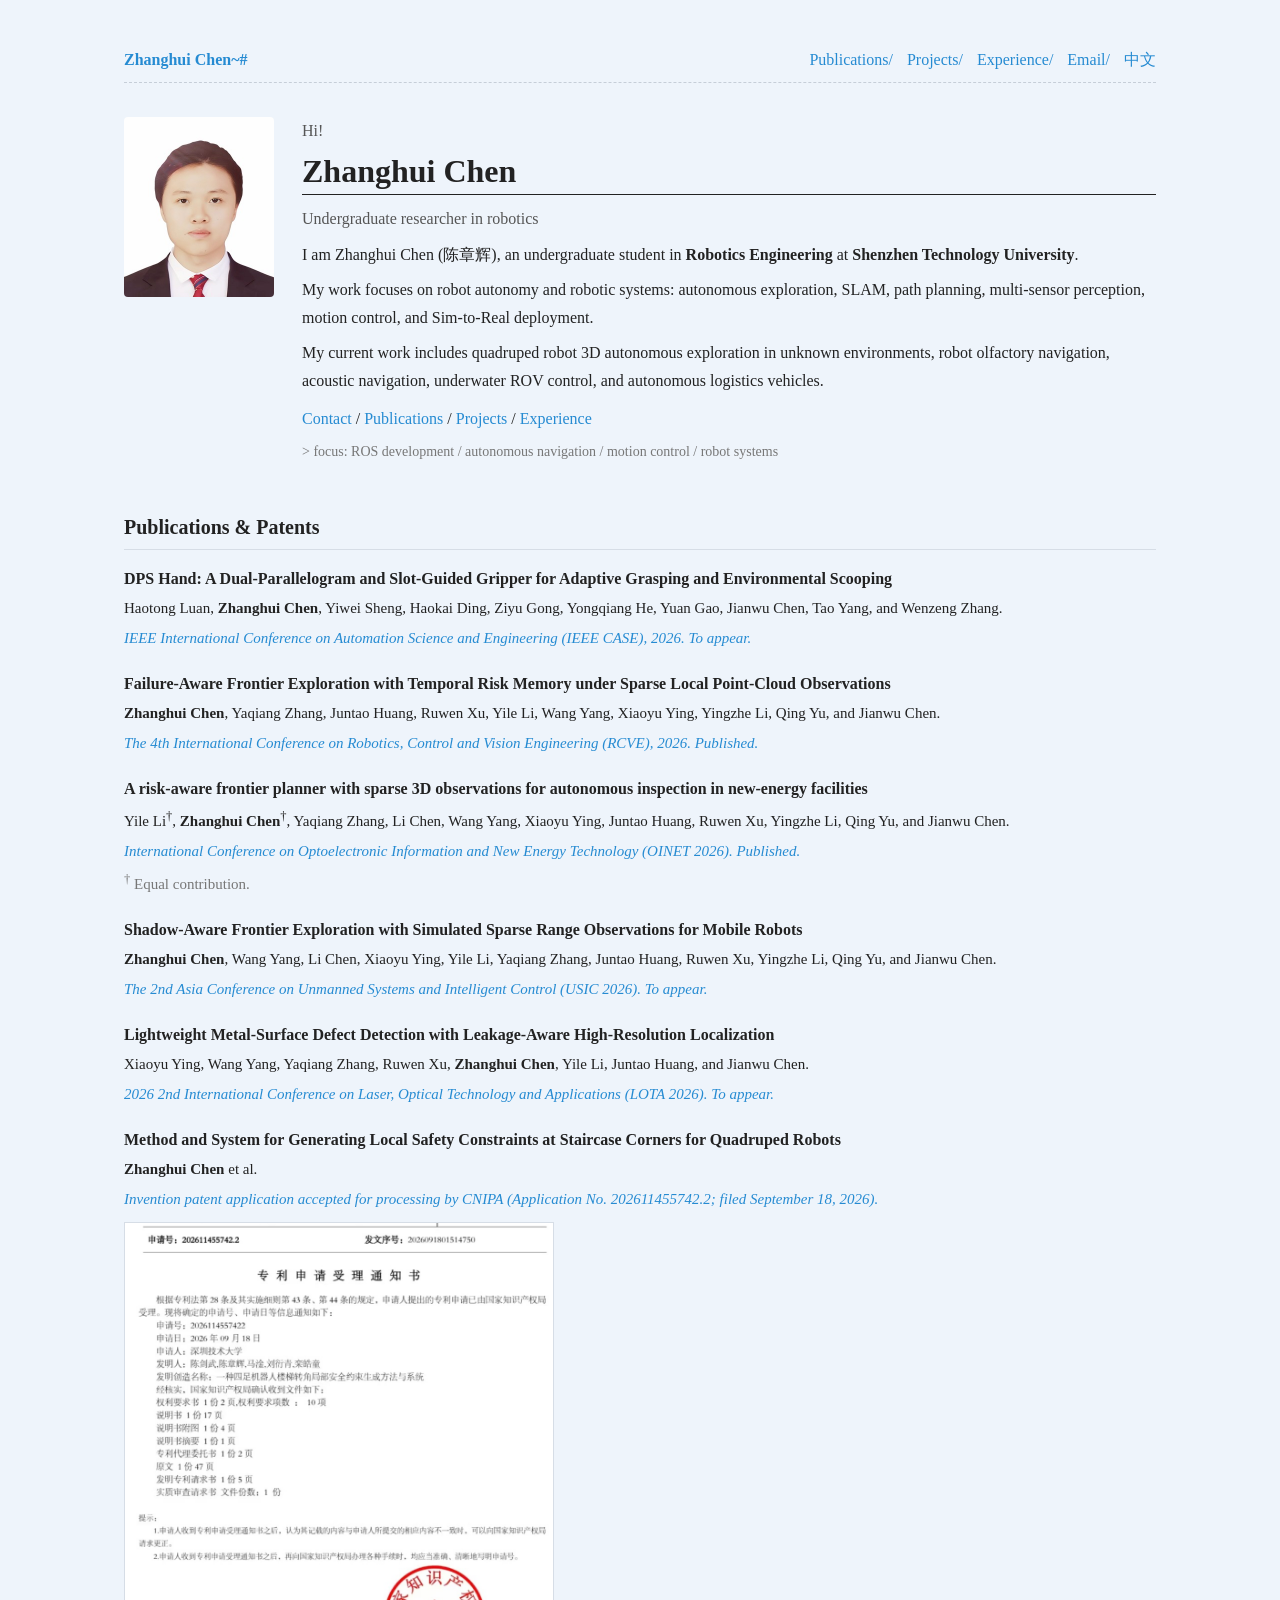
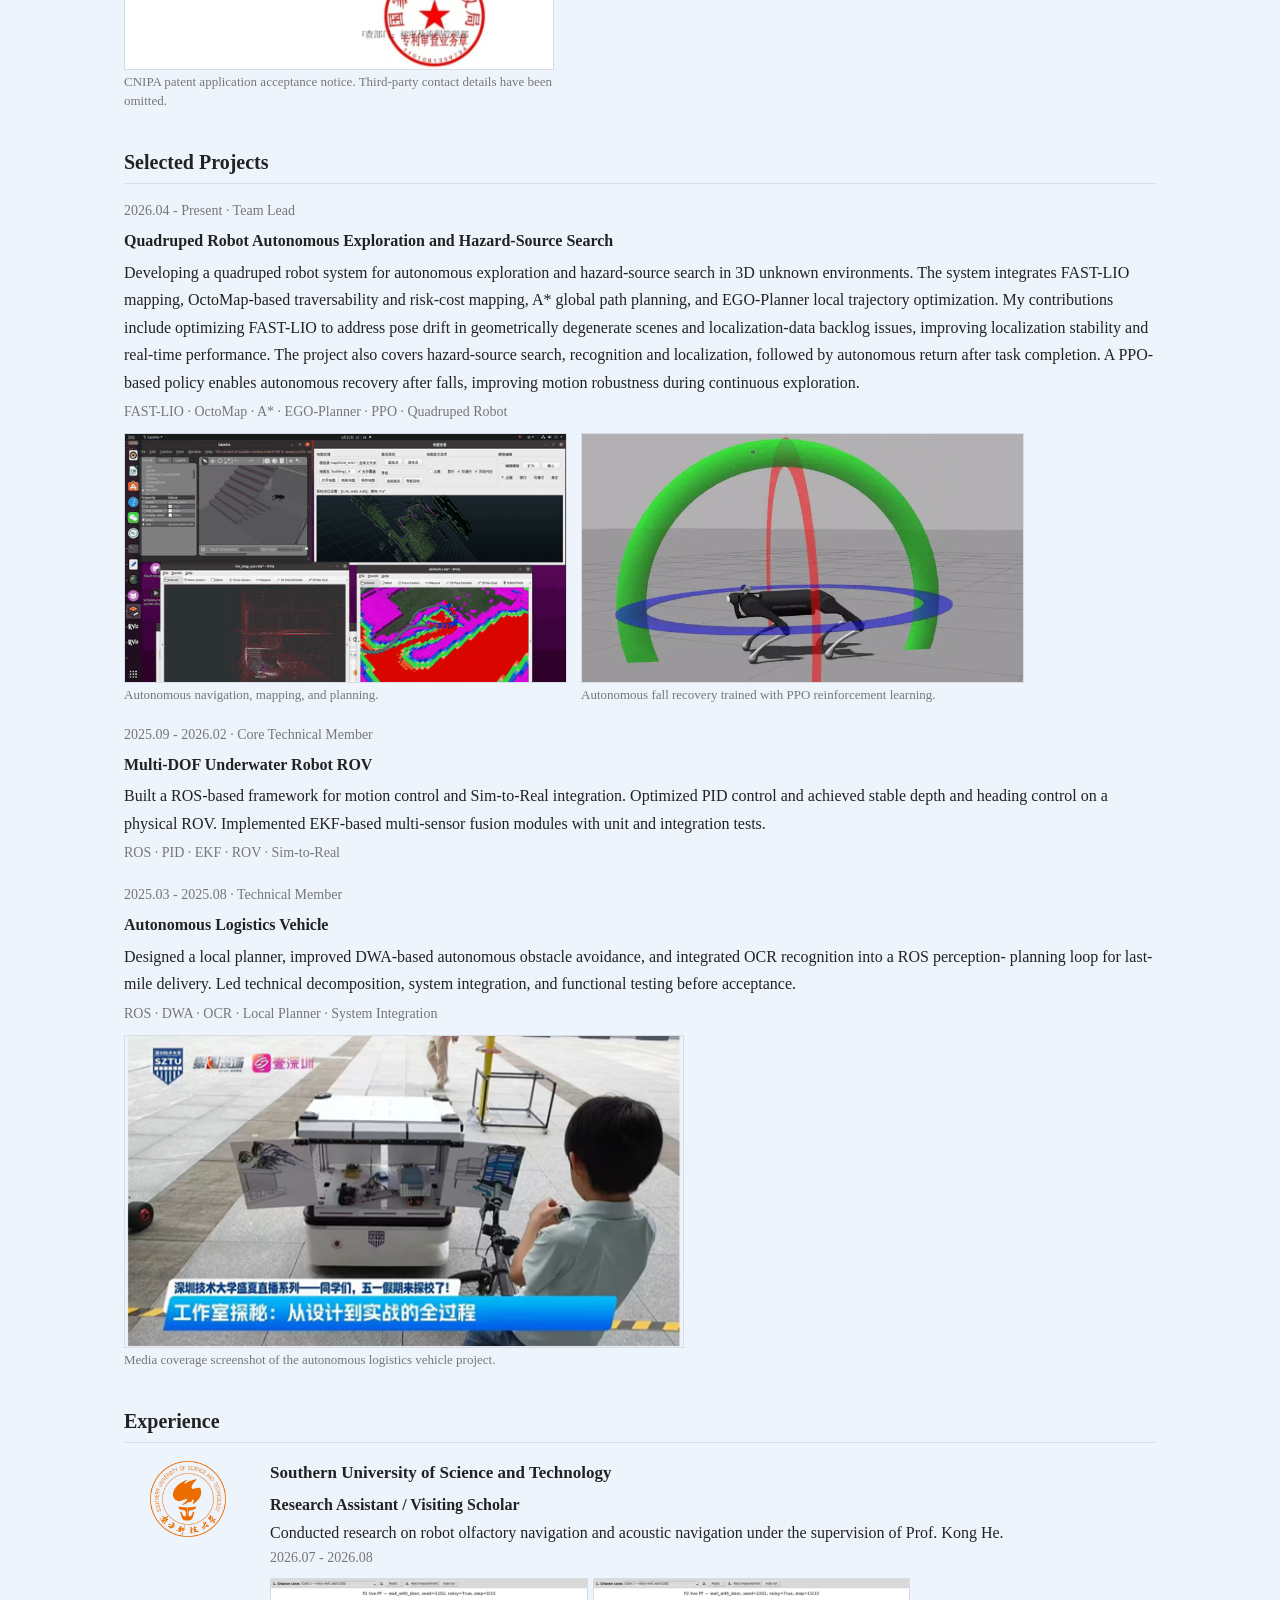
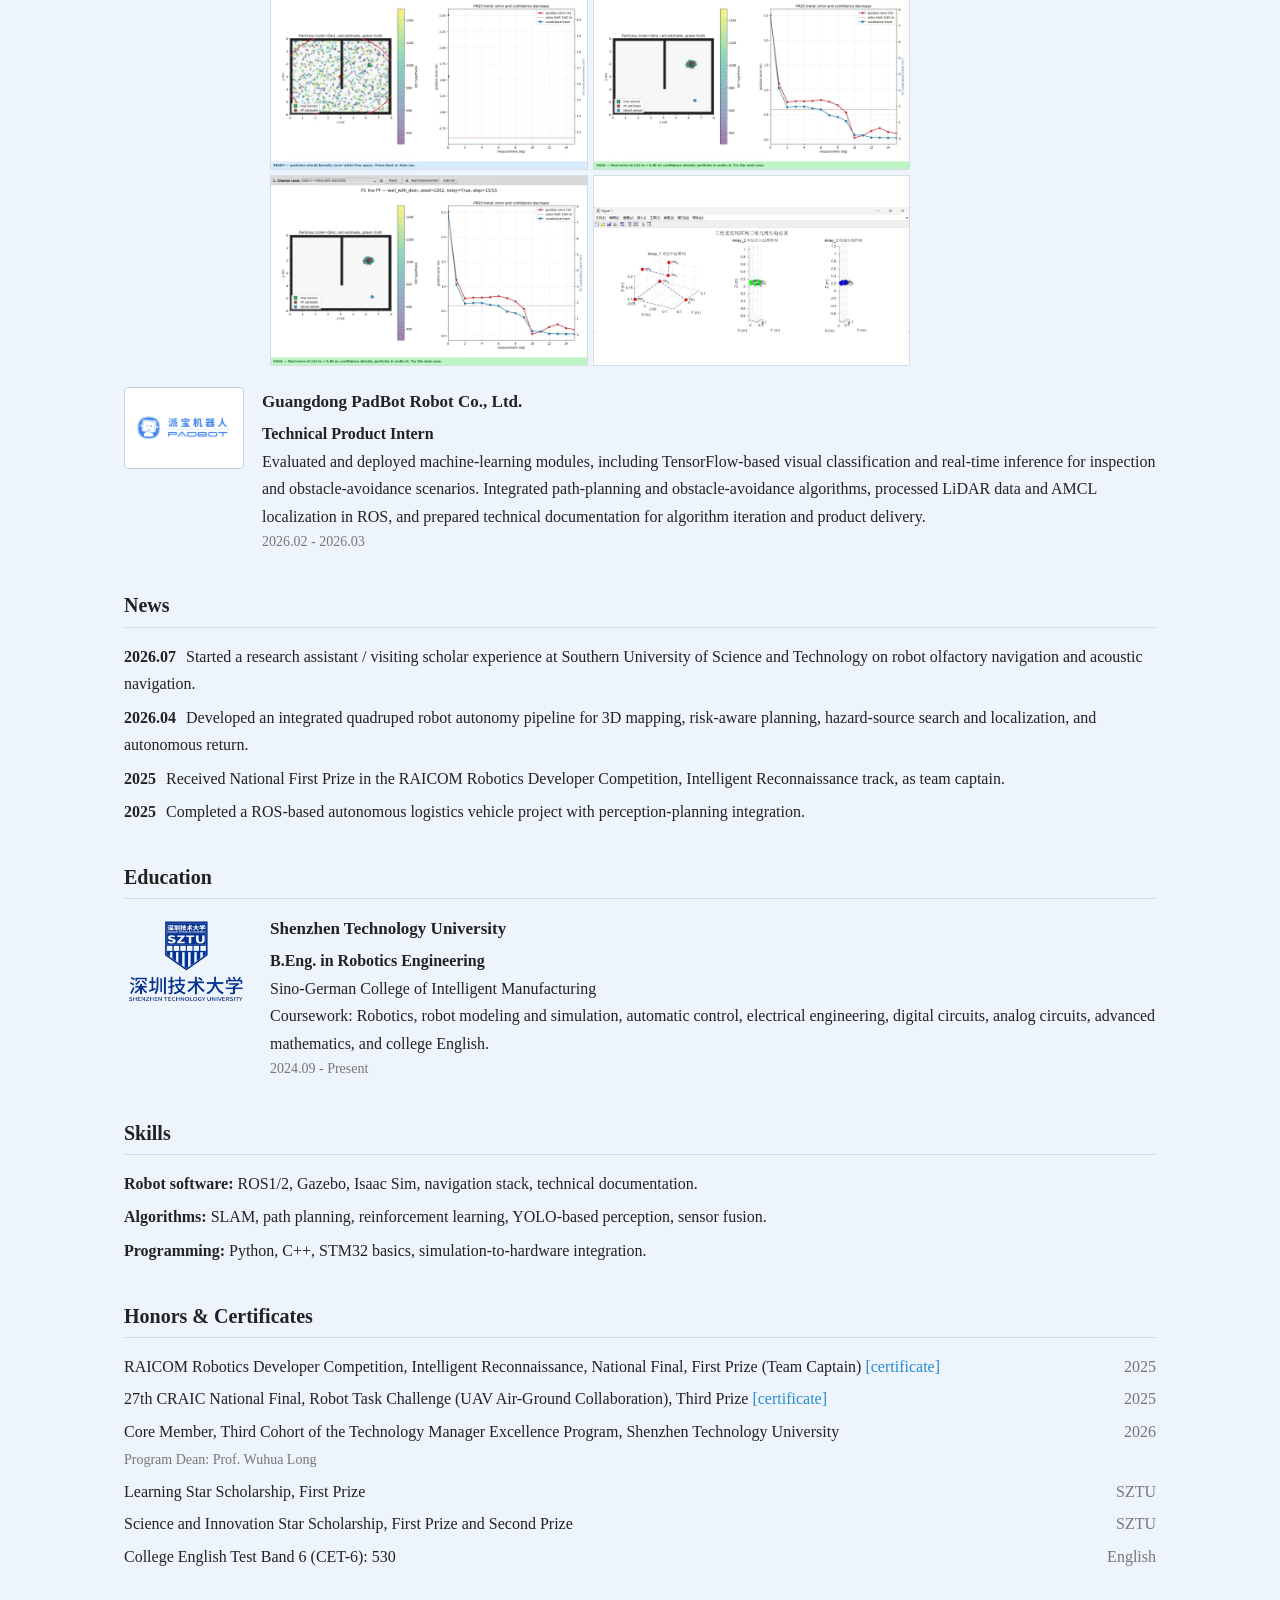
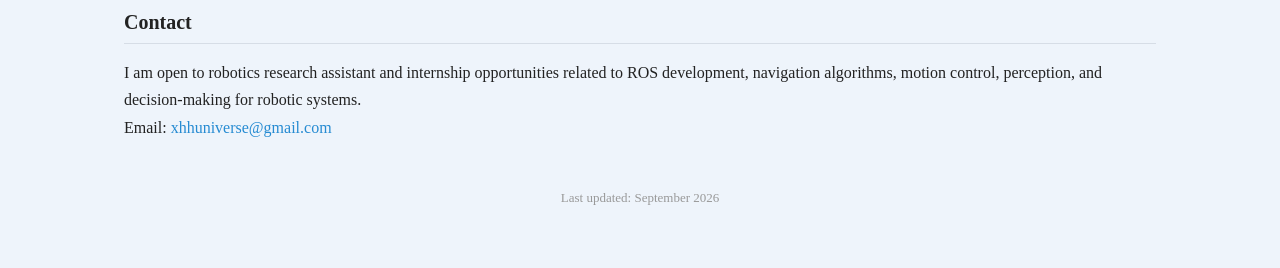
<file: index.html>
<!doctype html>
<html lang="en" data-theme="light">
<head>
  <meta charset="utf-8" />
  <meta name="viewport" content="width=device-width, initial-scale=1" />
  <title>Zhanghui Chen | 陈章辉</title>
  <meta name="description" content="Zhanghui Chen's academic homepage: robotics engineering, ROS, autonomous navigation, SLAM, motion control, and robot systems." />
  <link rel="icon" href="./favicon.svg" />
  <link rel="stylesheet" href="./academic-v2.css" />
  <link rel="alternate" hreflang="en" href="./" />
  <link rel="alternate" hreflang="zh-CN" href="./zh/" />
</head>
<body>
  <header class="topbar">
    <div class="topbar-left">
      <a href="#top">Zhanghui Chen~#</a>
    </div>
    <nav class="topbar-right" aria-label="Primary navigation">
      <a href="#publications">Publications/</a>
      <a href="#projects">Projects/</a>
      <a href="#experience">Experience/</a>
      <a href="mailto:xhhuniverse@gmail.com">Email/</a>
      <a href="./zh/" lang="zh-CN">中文</a>
    </nav>
  </header>
  <hr class="topbar-divider" />

  <main id="top">
    <section class="hero">
      <div class="hero-photo">
        <img src="./profile.jpg" alt="Portrait of Zhanghui Chen" />
      </div>
      <div class="hero-info">
        <p class="greeting">Hi!</p>
        <h1>Zhanghui Chen</h1>
        <hr class="underline" />
        <p class="subtitle">Undergraduate researcher in robotics</p>
        <p>
          I am Zhanghui Chen (陈章辉), an undergraduate student in
          <strong>Robotics Engineering</strong> at <strong>Shenzhen Technology
          University</strong>.
        </p>
        <p>
          My work focuses on robot autonomy and robotic systems: autonomous
          exploration, SLAM, path planning, multi-sensor perception, motion
          control, and Sim-to-Real deployment.
        </p>
        <p>
          My current work includes quadruped robot 3D autonomous exploration
          in unknown environments, robot olfactory navigation, acoustic
          navigation, underwater ROV control, and autonomous logistics vehicles.
        </p>
        <p class="hero-links">
          <a href="mailto:xhhuniverse@gmail.com">Contact</a> /
          <a href="#publications">Publications</a> /
          <a href="#projects">Projects</a> /
          <a href="#experience">Experience</a>
        </p>
        <p class="focus-line">
          &gt; focus: ROS development / autonomous navigation / motion control / robot systems
        </p>
      </div>
    </section>

    <section id="publications">
      <h2>Publications & Patents</h2>
      <hr class="sec-rule" />

      <article class="pub-item">
        <p class="pub-title">DPS Hand: A Dual-Parallelogram and Slot-Guided Gripper for Adaptive Grasping and Environmental Scooping</p>
        <p class="pub-authors">Haotong Luan, <strong>Zhanghui Chen</strong>, Yiwei Sheng, Haokai Ding, Ziyu Gong, Yongqiang He, Yuan Gao, Jianwu Chen, Tao Yang, and Wenzeng Zhang.</p>
        <p class="pub-venue">IEEE International Conference on Automation Science and Engineering (IEEE CASE), 2026. To appear.</p>
      </article>

      <article class="pub-item">
        <p class="pub-title">Failure-Aware Frontier Exploration with Temporal Risk Memory under Sparse Local Point-Cloud Observations</p>
        <p class="pub-authors"><strong>Zhanghui Chen</strong>, Yaqiang Zhang, Juntao Huang, Ruwen Xu, Yile Li, Wang Yang, Xiaoyu Ying, Yingzhe Li, Qing Yu, and Jianwu Chen.</p>
        <p class="pub-venue">The 4th International Conference on Robotics, Control and Vision Engineering (RCVE), 2026. Published.</p>
      </article>

      <article class="pub-item">
        <p class="pub-title">A risk-aware frontier planner with sparse 3D observations for autonomous inspection in new-energy facilities</p>
        <p class="pub-authors">Yile Li<sup>†</sup>, <strong>Zhanghui Chen</strong><sup>†</sup>, Yaqiang Zhang, Li Chen, Wang Yang, Xiaoyu Ying, Juntao Huang, Ruwen Xu, Yingzhe Li, Qing Yu, and Jianwu Chen.</p>
        <p class="pub-venue">International Conference on Optoelectronic Information and New Energy Technology (OINET 2026). Published.</p>
        <p class="pub-note"><sup>†</sup> Equal contribution.</p>
      </article>

      <article class="pub-item">
        <p class="pub-title">Shadow-Aware Frontier Exploration with Simulated Sparse Range Observations for Mobile Robots</p>
        <p class="pub-authors"><strong>Zhanghui Chen</strong>, Wang Yang, Li Chen, Xiaoyu Ying, Yile Li, Yaqiang Zhang, Juntao Huang, Ruwen Xu, Yingzhe Li, Qing Yu, and Jianwu Chen.</p>
        <p class="pub-venue">The 2nd Asia Conference on Unmanned Systems and Intelligent Control (USIC 2026). To appear.</p>
      </article>

      <article class="pub-item">
        <p class="pub-title">Lightweight Metal-Surface Defect Detection with Leakage-Aware High-Resolution Localization</p>
        <p class="pub-authors">Xiaoyu Ying, Wang Yang, Yaqiang Zhang, Ruwen Xu, <strong>Zhanghui Chen</strong>, Yile Li, Juntao Huang, and Jianwu Chen.</p>
        <p class="pub-venue">2026 2nd International Conference on Laser, Optical Technology and Applications (LOTA 2026). To appear.</p>
      </article>

      <article class="pub-item">
        <p class="pub-title">Method and System for Generating Local Safety Constraints at Staircase Corners for Quadruped Robots</p>
        <p class="pub-authors"><strong>Zhanghui Chen</strong> et al.</p>
        <p class="pub-venue">Invention patent application accepted for processing by CNIPA (Application No. 202611455742.2; filed September 18, 2026).</p>
        <figure class="project-media document-media">
          <img src="./assets/patent-acceptance-20260918.png" alt="CNIPA invention patent application acceptance notice" loading="lazy" />
          <figcaption>CNIPA patent application acceptance notice. Third-party contact details have been omitted.</figcaption>
        </figure>
      </article>
    </section>

    <section id="projects">
      <h2>Selected Projects</h2>
      <hr class="sec-rule" />

      <article class="pub-item">
        <p class="entry-meta">2026.04 - Present · Team Lead</p>
        <p class="pub-title">Quadruped Robot Autonomous Exploration and Hazard-Source Search</p>
        <p>
          Developing a quadruped robot system for autonomous exploration and
          hazard-source search in 3D unknown environments. The system integrates
          FAST-LIO mapping, OctoMap-based
          traversability and risk-cost mapping, A* global path planning, and
          EGO-Planner local trajectory optimization. My contributions include
          optimizing FAST-LIO to address pose drift in geometrically degenerate
          scenes and localization-data backlog issues, improving localization
          stability and real-time performance. The project also covers hazard-source
          search, recognition and localization, followed by autonomous return
          after task completion. A PPO-based policy enables autonomous recovery
          after falls, improving motion robustness during continuous exploration.
        </p>
        <p class="tags">FAST-LIO · OctoMap · A* · EGO-Planner · PPO · Quadruped Robot</p>
        <div class="project-media-grid">
          <figure class="project-media">
            <img src="./assets/quadruped-demo-16-21.gif" alt="Quadruped robot navigation demo showing simulation, mapping, and planning views" loading="lazy" />
            <figcaption>Autonomous navigation, mapping, and planning.</figcaption>
          </figure>
          <figure class="project-media">
            <img src="./assets/quadruped-fall-recovery.webp" alt="Quadruped robot autonomously recovering after a fall in simulation" loading="lazy" />
            <figcaption>Autonomous fall recovery trained with PPO reinforcement learning.</figcaption>
          </figure>
        </div>
      </article>

      <article class="pub-item">
        <p class="entry-meta">2025.09 - 2026.02 · Core Technical Member</p>
        <p class="pub-title">Multi-DOF Underwater Robot ROV</p>
        <p>
          Built a ROS-based framework for motion control and Sim-to-Real
          integration. Optimized PID control and achieved stable depth and
          heading control on a physical ROV. Implemented EKF-based
          multi-sensor fusion modules with unit and integration tests.
        </p>
        <p class="tags">ROS · PID · EKF · ROV · Sim-to-Real</p>
      </article>

      <article class="pub-item">
        <p class="entry-meta">2025.03 - 2025.08 · Technical Member</p>
        <p class="pub-title">Autonomous Logistics Vehicle</p>
        <p>
          Designed a local planner, improved DWA-based autonomous obstacle
          avoidance, and integrated OCR recognition into a ROS perception-
          planning loop for last-mile delivery. Led technical decomposition,
          system integration, and functional testing before acceptance.
        </p>
        <p class="tags">ROS · DWA · OCR · Local Planner · System Integration</p>
        <figure class="project-media">
          <img src="./assets/logistics-media-report.png" alt="Media report screenshot of the autonomous logistics vehicle project" loading="lazy" />
          <figcaption>Media coverage screenshot of the autonomous logistics vehicle project.</figcaption>
        </figure>
      </article>
    </section>

    <section id="experience">
      <h2>Experience</h2>
      <hr class="sec-rule" />
      <div class="entry-row">
        <div class="entry-logo university-seal">
          <img src="./assets/sustech-logo.png" alt="Southern University of Science and Technology logo" />
        </div>
        <div class="entry-body">
          <h3>Southern University of Science and Technology</h3>
          <p><strong>Research Assistant / Visiting Scholar</strong></p>
          <p>
            Conducted research on robot olfactory navigation and acoustic
            navigation under the supervision of Prof. Kong He.
          </p>
          <p class="entry-meta">2026.07 - 2026.08</p>
          <div class="research-gallery" aria-label="Research results from robot olfactory and acoustic navigation">
            <figure>
              <a href="./assets/sustech-olfactory-pf-initial.jpg" target="_blank" rel="noopener noreferrer">
                <img src="./assets/sustech-olfactory-pf-initial.jpg" alt="Particle-filter initialization in a noisy indoor environment" loading="lazy" />
              </a>
            </figure>
            <figure>
              <a href="./assets/sustech-olfactory-pf-converged.jpg" target="_blank" rel="noopener noreferrer">
                <img src="./assets/sustech-olfactory-pf-converged.jpg" alt="Particle-filter convergence and olfactory source-localization result" loading="lazy" />
              </a>
            </figure>
            <figure>
              <a href="./assets/sustech-olfactory-navigation-pf.jpg" target="_blank" rel="noopener noreferrer">
                <img src="./assets/sustech-olfactory-navigation-pf.jpg" alt="Particle-filter localization and convergence evaluation" loading="lazy" />
              </a>
            </figure>
            <figure>
              <a href="./assets/sustech-acoustic-array-geometry.jpg" target="_blank" rel="noopener noreferrer">
                <img src="./assets/sustech-acoustic-array-geometry.jpg" alt="Three-dimensional geometry simulation of three microphone-array configurations" loading="lazy" />
              </a>
            </figure>
          </div>
        </div>
      </div>

      <div class="entry-row">
        <div class="company-logo">
          <img src="./assets/padbot-logo.png" alt="PadBot logo" />
        </div>
        <div class="entry-body">
          <h3>Guangdong PadBot Robot Co., Ltd.</h3>
          <p><strong>Technical Product Intern</strong></p>
          <p>
            Evaluated and deployed machine-learning modules, including
            TensorFlow-based visual classification and
            real-time inference for inspection and obstacle-avoidance scenarios.
            Integrated path-planning and obstacle-avoidance algorithms,
            processed LiDAR data and AMCL localization in ROS, and prepared
            technical documentation for algorithm iteration and product delivery.
          </p>
          <p class="entry-meta">2026.02 - 2026.03</p>
        </div>
      </div>
    </section>

    <section id="news">
      <h2>News</h2>
      <hr class="sec-rule" />
      <ul class="news-list">
        <li><span class="news-date">2026.07</span> Started a research assistant / visiting scholar experience at Southern University of Science and Technology on robot olfactory navigation and acoustic navigation.</li>
        <li><span class="news-date">2026.04</span> Developed an integrated quadruped robot autonomy pipeline for 3D mapping, risk-aware planning, hazard-source search and localization, and autonomous return.</li>
        <li><span class="news-date">2025</span> Received National First Prize in the RAICOM Robotics Developer Competition, Intelligent Reconnaissance track, as team captain.</li>
        <li><span class="news-date">2025</span> Completed a ROS-based autonomous logistics vehicle project with perception-planning integration.</li>
      </ul>
    </section>

    <section id="education">
      <h2>Education</h2>
      <hr class="sec-rule" />
      <div class="entry-row">
        <div class="entry-logo">
          <img src="./assets/sztu-logo.png" alt="Shenzhen Technology University logo" />
        </div>
        <div class="entry-body">
          <h3>Shenzhen Technology University</h3>
          <p><strong>B.Eng. in Robotics Engineering</strong></p>
          <p>Sino-German College of Intelligent Manufacturing</p>
          <p>
            Coursework: Robotics, robot modeling and simulation, automatic
            control, electrical engineering, digital circuits, analog circuits,
            advanced mathematics, and college English.
          </p>
          <p class="entry-meta">2024.09 - Present</p>
        </div>
      </div>
    </section>

    <section id="skills">
      <h2>Skills</h2>
      <hr class="sec-rule" />
      <ul class="compact-list">
        <li><strong>Robot software:</strong> ROS1/2, Gazebo, Isaac Sim, navigation stack, technical documentation.</li>
        <li><strong>Algorithms:</strong> SLAM, path planning, reinforcement learning, YOLO-based perception, sensor fusion.</li>
        <li><strong>Programming:</strong> Python, C++, STM32 basics, simulation-to-hardware integration.</li>
      </ul>
    </section>

    <section id="awards">
      <h2>Honors & Certificates</h2>
      <hr class="sec-rule" />
      <ul class="awards-list">
        <li><span>RAICOM Robotics Developer Competition, Intelligent Reconnaissance, National Final, First Prize (Team Captain) <a href="./assets/raicom-2025-first-prize.jpg">[certificate]</a></span><span class="award-year">2025</span></li>
        <li><span>27th CRAIC National Final, Robot Task Challenge (UAV Air-Ground Collaboration), Third Prize <a href="./assets/craic-2025-third-prize.pdf">[certificate]</a></span><span class="award-year">2025</span></li>
        <li><span>Core Member, Third Cohort of the Technology Manager Excellence Program, Shenzhen Technology University<br /><span class="muted">Program Dean: Prof. Wuhua Long</span></span><span class="award-year">2026</span></li>
        <li><span>Learning Star Scholarship, First Prize</span><span class="award-year">SZTU</span></li>
        <li><span>Science and Innovation Star Scholarship, First Prize and Second Prize</span><span class="award-year">SZTU</span></li>
        <li><span>College English Test Band 6 (CET-6): 530</span><span class="award-year">English</span></li>
      </ul>
    </section>

    <section id="contact">
      <h2>Contact</h2>
      <hr class="sec-rule" />
      <p>
        I am open to robotics research assistant and internship opportunities
        related to ROS development, navigation algorithms, motion control,
        perception, and decision-making for robotic systems.
      </p>
      <p>Email: <a href="mailto:xhhuniverse@gmail.com">xhhuniverse@gmail.com</a></p>
    </section>
  </main>

  <footer>
    <p>Last updated: September 2026</p>
  </footer>
</body>
</html>
</file>
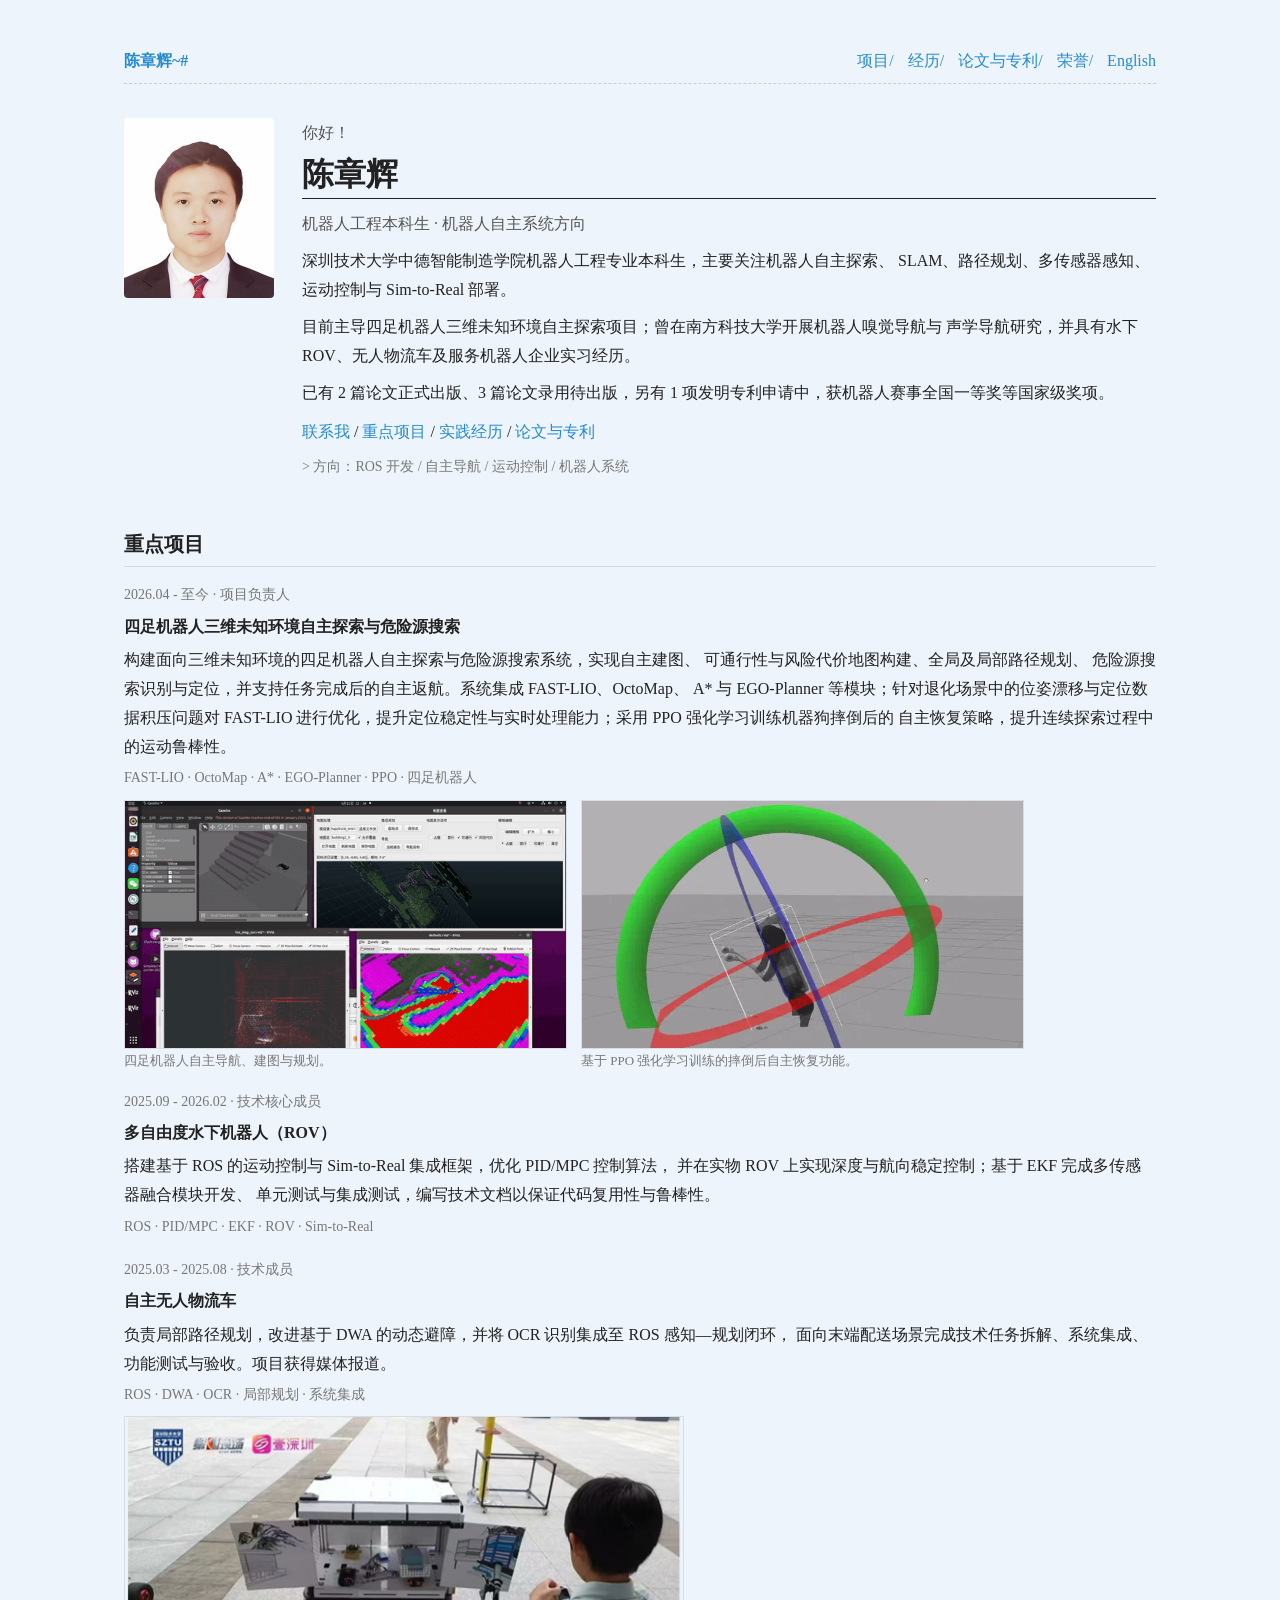
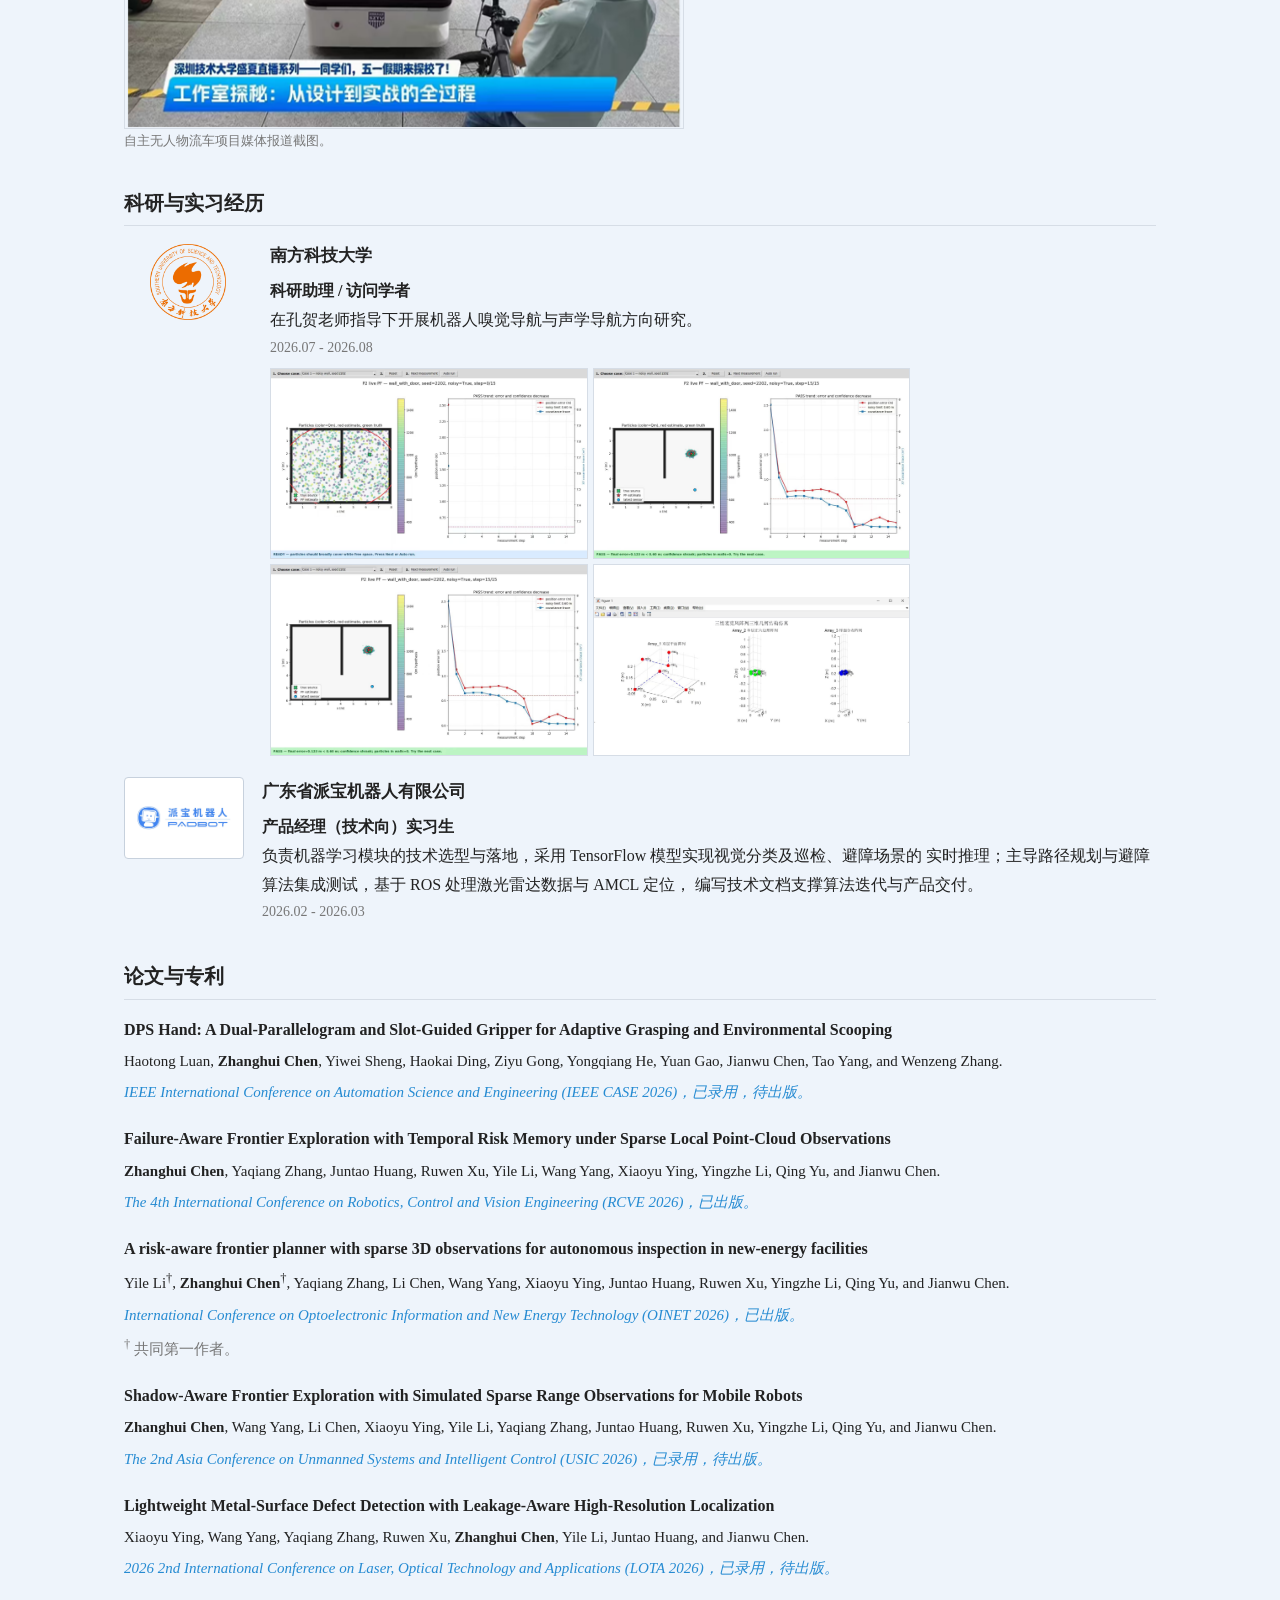
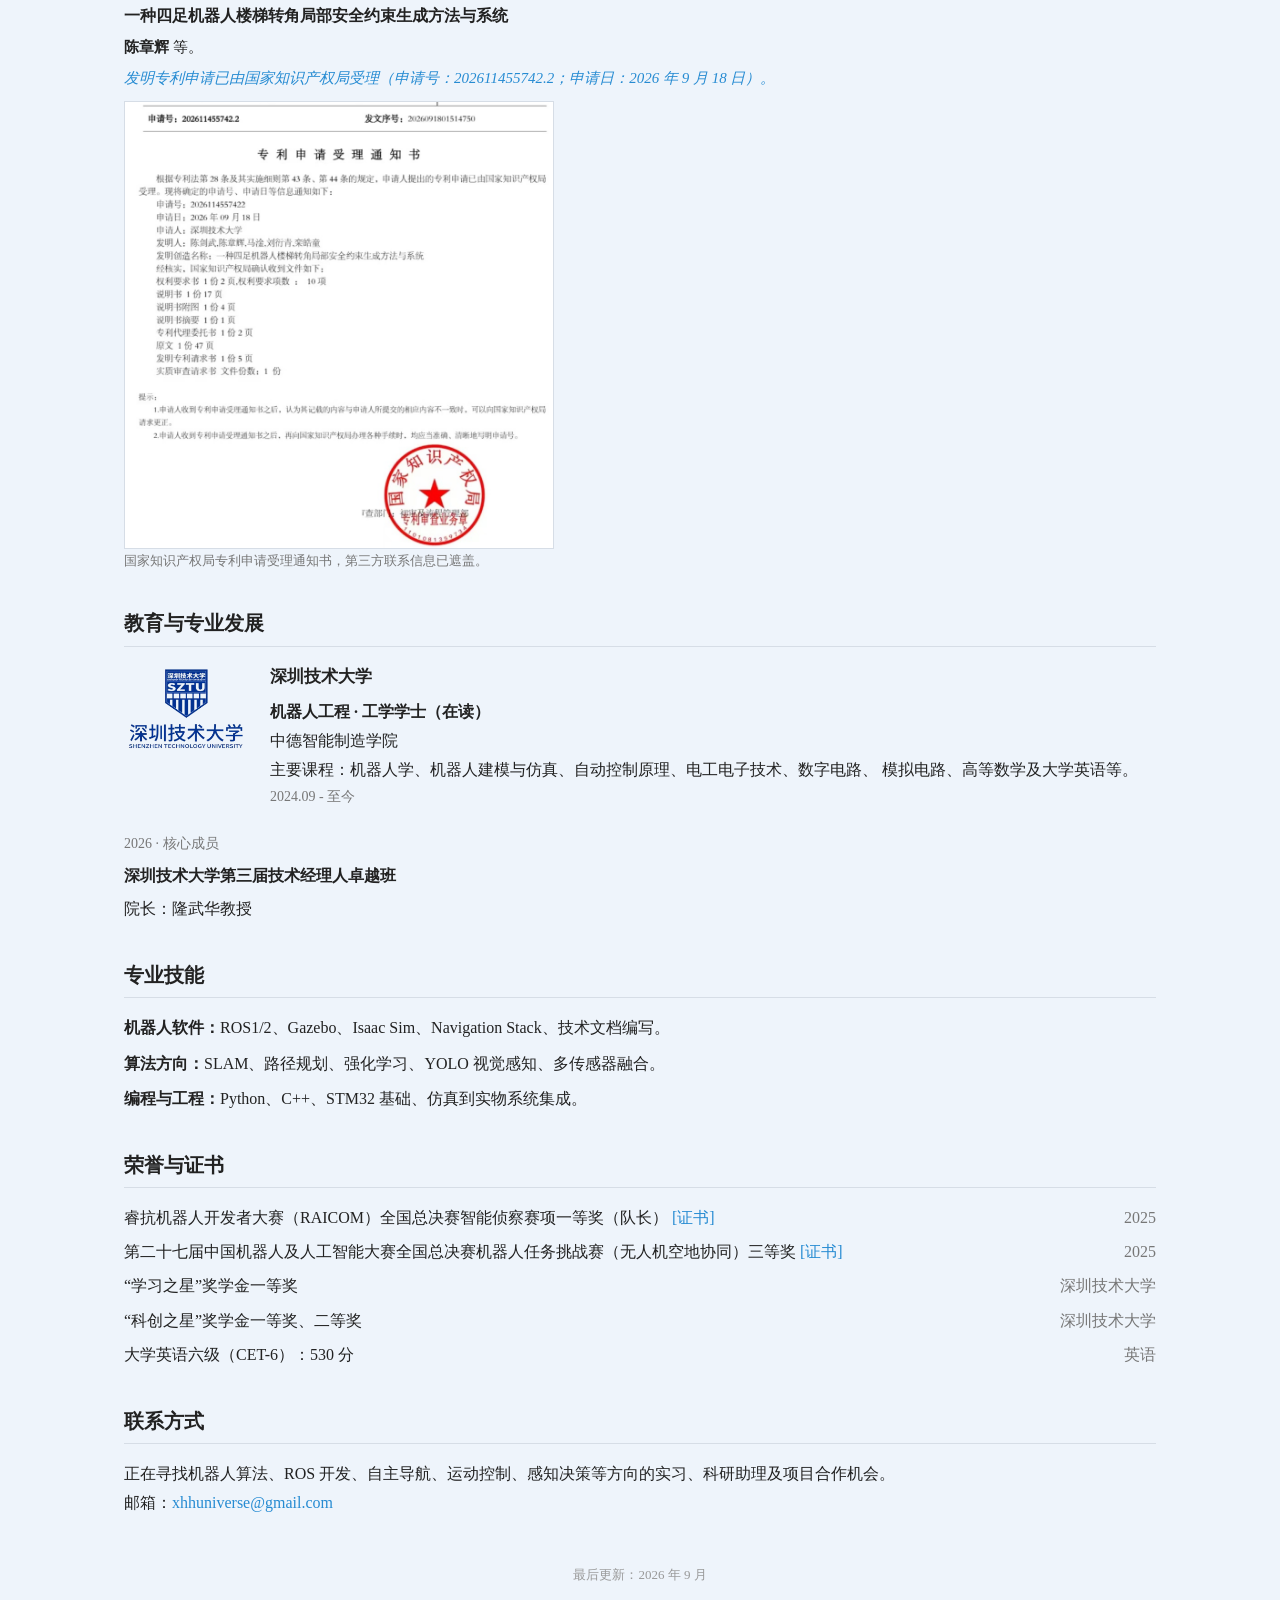
<file: zh/index.html>
<!doctype html>
<html lang="zh-CN" data-theme="light">
<head>
  <meta charset="utf-8" />
  <meta name="viewport" content="width=device-width, initial-scale=1" />
  <title>陈章辉｜机器人工程与机器人自主系统</title>
  <meta name="description" content="陈章辉的个人主页：机器人工程、ROS、SLAM、自主导航、路径规划、运动控制与机器人系统。" />
  <link rel="icon" href="../favicon.svg" />
  <link rel="stylesheet" href="../academic-v2.css" />
  <link rel="alternate" hreflang="zh-CN" href="./" />
  <link rel="alternate" hreflang="en" href="../" />
</head>
<body>
  <header class="topbar">
    <div class="topbar-left">
      <a href="#top">陈章辉~#</a>
    </div>
    <nav class="topbar-right" aria-label="主导航">
      <a href="#projects">项目/</a>
      <a href="#experience">经历/</a>
      <a href="#publications">论文与专利/</a>
      <a href="#awards">荣誉/</a>
      <a href="../" lang="en">English</a>
    </nav>
  </header>
  <hr class="topbar-divider" />

  <main id="top">
    <section class="hero">
      <div class="hero-photo">
        <img src="../profile.jpg" alt="陈章辉证件照" />
      </div>
      <div class="hero-info">
        <p class="greeting">你好！</p>
        <h1>陈章辉</h1>
        <hr class="underline" />
        <p class="subtitle">机器人工程本科生 · 机器人自主系统方向</p>
        <p>
          深圳技术大学中德智能制造学院机器人工程专业本科生，主要关注机器人自主探索、
          SLAM、路径规划、多传感器感知、运动控制与 Sim-to-Real 部署。
        </p>
        <p>
          目前主导四足机器人三维未知环境自主探索项目；曾在南方科技大学开展机器人嗅觉导航与
          声学导航研究，并具有水下 ROV、无人物流车及服务机器人企业实习经历。
        </p>
        <p>
          已有 2 篇论文正式出版、3 篇论文录用待出版，另有 1 项发明专利申请中，获机器人赛事全国一等奖等国家级奖项。
        </p>
        <p class="hero-links">
          <a href="mailto:xhhuniverse@gmail.com">联系我</a> /
          <a href="#projects">重点项目</a> /
          <a href="#experience">实践经历</a> /
          <a href="#publications">论文与专利</a>
        </p>
        <p class="focus-line">
          &gt; 方向：ROS 开发 / 自主导航 / 运动控制 / 机器人系统
        </p>
      </div>
    </section>

    <section id="projects">
      <h2>重点项目</h2>
      <hr class="sec-rule" />

      <article class="pub-item">
        <p class="entry-meta">2026.04 - 至今 · 项目负责人</p>
        <p class="pub-title">四足机器人三维未知环境自主探索与危险源搜索</p>
        <p>
          构建面向三维未知环境的四足机器人自主探索与危险源搜索系统，实现自主建图、
          可通行性与风险代价地图构建、全局及局部路径规划、
          危险源搜索识别与定位，并支持任务完成后的自主返航。系统集成 FAST-LIO、OctoMap、
          A* 与 EGO-Planner 等模块；针对退化场景中的位姿漂移与定位数据积压问题对 FAST-LIO
          进行优化，提升定位稳定性与实时处理能力；采用 PPO 强化学习训练机器狗摔倒后的
          自主恢复策略，提升连续探索过程中的运动鲁棒性。
        </p>
        <p class="tags">FAST-LIO · OctoMap · A* · EGO-Planner · PPO · 四足机器人</p>
        <div class="project-media-grid">
          <figure class="project-media">
            <img src="../assets/quadruped-demo-16-21.gif" alt="四足机器人自主导航、建图与规划演示" loading="lazy" />
            <figcaption>四足机器人自主导航、建图与规划。</figcaption>
          </figure>
          <figure class="project-media">
            <img src="../assets/quadruped-fall-recovery.webp" alt="四足机器人在仿真环境中摔倒后自主恢复" loading="lazy" />
            <figcaption>基于 PPO 强化学习训练的摔倒后自主恢复功能。</figcaption>
          </figure>
        </div>
      </article>

      <article class="pub-item">
        <p class="entry-meta">2025.09 - 2026.02 · 技术核心成员</p>
        <p class="pub-title">多自由度水下机器人（ROV）</p>
        <p>
          搭建基于 ROS 的运动控制与 Sim-to-Real 集成框架，优化 PID/MPC 控制算法，
          并在实物 ROV 上实现深度与航向稳定控制；基于 EKF 完成多传感器融合模块开发、
          单元测试与集成测试，编写技术文档以保证代码复用性与鲁棒性。
        </p>
        <p class="tags">ROS · PID/MPC · EKF · ROV · Sim-to-Real</p>
      </article>

      <article class="pub-item">
        <p class="entry-meta">2025.03 - 2025.08 · 技术成员</p>
        <p class="pub-title">自主无人物流车</p>
        <p>
          负责局部路径规划，改进基于 DWA 的动态避障，并将 OCR 识别集成至 ROS 感知—规划闭环，
          面向末端配送场景完成技术任务拆解、系统集成、功能测试与验收。项目获得媒体报道。
        </p>
        <p class="tags">ROS · DWA · OCR · 局部规划 · 系统集成</p>
        <figure class="project-media">
          <img src="../assets/logistics-media-report.png" alt="自主无人物流车项目媒体报道截图" loading="lazy" />
          <figcaption>自主无人物流车项目媒体报道截图。</figcaption>
        </figure>
      </article>
    </section>

    <section id="experience">
      <h2>科研与实习经历</h2>
      <hr class="sec-rule" />
      <div class="entry-row">
        <div class="entry-logo university-seal">
          <img src="../assets/sustech-logo.png" alt="南方科技大学校徽" />
        </div>
        <div class="entry-body">
          <h3>南方科技大学</h3>
          <p><strong>科研助理 / 访问学者</strong></p>
          <p>在孔贺老师指导下开展机器人嗅觉导航与声学导航方向研究。</p>
          <p class="entry-meta">2026.07 - 2026.08</p>
          <div class="research-gallery" aria-label="机器人嗅觉导航与声学导航研究结果">
            <figure>
              <a href="../assets/sustech-olfactory-pf-initial.jpg" target="_blank" rel="noopener noreferrer">
                <img src="../assets/sustech-olfactory-pf-initial.jpg" alt="含噪室内环境中的粒子滤波初始化状态" loading="lazy" />
              </a>
            </figure>
            <figure>
              <a href="../assets/sustech-olfactory-pf-converged.jpg" target="_blank" rel="noopener noreferrer">
                <img src="../assets/sustech-olfactory-pf-converged.jpg" alt="粒子滤波收敛后的气味源定位结果" loading="lazy" />
              </a>
            </figure>
            <figure>
              <a href="../assets/sustech-olfactory-navigation-pf.jpg" target="_blank" rel="noopener noreferrer">
                <img src="../assets/sustech-olfactory-navigation-pf.jpg" alt="机器人嗅觉源定位粒子滤波仿真实验结果" loading="lazy" />
              </a>
            </figure>
            <figure>
              <a href="../assets/sustech-acoustic-array-geometry.jpg" target="_blank" rel="noopener noreferrer">
                <img src="../assets/sustech-acoustic-array-geometry.jpg" alt="三种麦克风阵列的三维几何结构仿真" loading="lazy" />
              </a>
            </figure>
          </div>
        </div>
      </div>

      <div class="entry-row">
        <div class="company-logo">
          <img src="../assets/padbot-logo.png" alt="派宝机器人标志" />
        </div>
        <div class="entry-body">
          <h3>广东省派宝机器人有限公司</h3>
          <p><strong>产品经理（技术向）实习生</strong></p>
          <p>
            负责机器学习模块的技术选型与落地，采用 TensorFlow 模型实现视觉分类及巡检、避障场景的
            实时推理；主导路径规划与避障算法集成测试，基于 ROS 处理激光雷达数据与 AMCL 定位，
            编写技术文档支撑算法迭代与产品交付。
          </p>
          <p class="entry-meta">2026.02 - 2026.03</p>
        </div>
      </div>
    </section>

    <section id="publications">
      <h2>论文与专利</h2>
      <hr class="sec-rule" />

      <article class="pub-item">
        <p class="pub-title">DPS Hand: A Dual-Parallelogram and Slot-Guided Gripper for Adaptive Grasping and Environmental Scooping</p>
        <p class="pub-authors">Haotong Luan, <strong>Zhanghui Chen</strong>, Yiwei Sheng, Haokai Ding, Ziyu Gong, Yongqiang He, Yuan Gao, Jianwu Chen, Tao Yang, and Wenzeng Zhang.</p>
        <p class="pub-venue">IEEE International Conference on Automation Science and Engineering (IEEE CASE 2026)，已录用，待出版。</p>
      </article>

      <article class="pub-item">
        <p class="pub-title">Failure-Aware Frontier Exploration with Temporal Risk Memory under Sparse Local Point-Cloud Observations</p>
        <p class="pub-authors"><strong>Zhanghui Chen</strong>, Yaqiang Zhang, Juntao Huang, Ruwen Xu, Yile Li, Wang Yang, Xiaoyu Ying, Yingzhe Li, Qing Yu, and Jianwu Chen.</p>
        <p class="pub-venue">The 4th International Conference on Robotics, Control and Vision Engineering (RCVE 2026)，已出版。</p>
      </article>

      <article class="pub-item">
        <p class="pub-title">A risk-aware frontier planner with sparse 3D observations for autonomous inspection in new-energy facilities</p>
        <p class="pub-authors">Yile Li<sup>†</sup>, <strong>Zhanghui Chen</strong><sup>†</sup>, Yaqiang Zhang, Li Chen, Wang Yang, Xiaoyu Ying, Juntao Huang, Ruwen Xu, Yingzhe Li, Qing Yu, and Jianwu Chen.</p>
        <p class="pub-venue">International Conference on Optoelectronic Information and New Energy Technology (OINET 2026)，已出版。</p>
        <p class="pub-note"><sup>†</sup> 共同第一作者。</p>
      </article>

      <article class="pub-item">
        <p class="pub-title">Shadow-Aware Frontier Exploration with Simulated Sparse Range Observations for Mobile Robots</p>
        <p class="pub-authors"><strong>Zhanghui Chen</strong>, Wang Yang, Li Chen, Xiaoyu Ying, Yile Li, Yaqiang Zhang, Juntao Huang, Ruwen Xu, Yingzhe Li, Qing Yu, and Jianwu Chen.</p>
        <p class="pub-venue">The 2nd Asia Conference on Unmanned Systems and Intelligent Control (USIC 2026)，已录用，待出版。</p>
      </article>

      <article class="pub-item">
        <p class="pub-title">Lightweight Metal-Surface Defect Detection with Leakage-Aware High-Resolution Localization</p>
        <p class="pub-authors">Xiaoyu Ying, Wang Yang, Yaqiang Zhang, Ruwen Xu, <strong>Zhanghui Chen</strong>, Yile Li, Juntao Huang, and Jianwu Chen.</p>
        <p class="pub-venue">2026 2nd International Conference on Laser, Optical Technology and Applications (LOTA 2026)，已录用，待出版。</p>
      </article>

      <article class="pub-item">
        <p class="pub-title">一种四足机器人楼梯转角局部安全约束生成方法与系统</p>
        <p class="pub-authors"><strong>陈章辉</strong> 等。</p>
        <p class="pub-venue">发明专利申请已由国家知识产权局受理（申请号：202611455742.2；申请日：2026 年 9 月 18 日）。</p>
        <figure class="project-media document-media">
          <img src="../assets/patent-acceptance-20260918.png" alt="国家知识产权局专利申请受理通知书" loading="lazy" />
          <figcaption>国家知识产权局专利申请受理通知书，第三方联系信息已遮盖。</figcaption>
        </figure>
      </article>
    </section>

    <section id="education">
      <h2>教育与专业发展</h2>
      <hr class="sec-rule" />
      <div class="entry-row">
        <div class="entry-logo">
          <img src="../assets/sztu-logo.png" alt="深圳技术大学校徽" />
        </div>
        <div class="entry-body">
          <h3>深圳技术大学</h3>
          <p><strong>机器人工程 · 工学学士（在读）</strong></p>
          <p>中德智能制造学院</p>
          <p>
            主要课程：机器人学、机器人建模与仿真、自动控制原理、电工电子技术、数字电路、
            模拟电路、高等数学及大学英语等。
          </p>
          <p class="entry-meta">2024.09 - 至今</p>
        </div>
      </div>

      <article class="pub-item development-item">
        <p class="entry-meta">2026 · 核心成员</p>
        <p class="pub-title">深圳技术大学第三届技术经理人卓越班</p>
        <p>院长：隆武华教授</p>
      </article>
    </section>

    <section id="skills">
      <h2>专业技能</h2>
      <hr class="sec-rule" />
      <ul class="compact-list">
        <li><strong>机器人软件：</strong>ROS1/2、Gazebo、Isaac Sim、Navigation Stack、技术文档编写。</li>
        <li><strong>算法方向：</strong>SLAM、路径规划、强化学习、YOLO 视觉感知、多传感器融合。</li>
        <li><strong>编程与工程：</strong>Python、C++、STM32 基础、仿真到实物系统集成。</li>
      </ul>
    </section>

    <section id="awards">
      <h2>荣誉与证书</h2>
      <hr class="sec-rule" />
      <ul class="awards-list">
        <li><span>睿抗机器人开发者大赛（RAICOM）全国总决赛智能侦察赛项一等奖（队长） <a href="../assets/raicom-2025-first-prize.jpg">[证书]</a></span><span class="award-year">2025</span></li>
        <li><span>第二十七届中国机器人及人工智能大赛全国总决赛机器人任务挑战赛（无人机空地协同）三等奖 <a href="../assets/craic-2025-third-prize.pdf">[证书]</a></span><span class="award-year">2025</span></li>
        <li><span>“学习之星”奖学金一等奖</span><span class="award-year">深圳技术大学</span></li>
        <li><span>“科创之星”奖学金一等奖、二等奖</span><span class="award-year">深圳技术大学</span></li>
        <li><span>大学英语六级（CET-6）：530 分</span><span class="award-year">英语</span></li>
      </ul>
    </section>

    <section id="contact">
      <h2>联系方式</h2>
      <hr class="sec-rule" />
      <p>
        正在寻找机器人算法、ROS 开发、自主导航、运动控制、感知决策等方向的实习、科研助理及项目合作机会。
      </p>
      <p>邮箱：<a href="mailto:xhhuniverse@gmail.com">xhhuniverse@gmail.com</a></p>
    </section>
  </main>

  <footer>
    <p>最后更新：2026 年 9 月</p>
  </footer>
</body>
</html>
</file>
<file: academic-v2.css>
:root {
  --bg: #eef4fb;
  --text: #222;
  --text-sub: #555;
  --text-muted: #777;
  --text-dim: #999;
  --link: #268bd2;
  --border: #d6dde6;
  --border-strong: #222;
  --photo-bg: #dce6f0;
}

*, *::before, *::after {
  box-sizing: border-box;
  margin: 0;
  padding: 0;
}

html {
  scroll-behavior: smooth;
}

body {
  max-width: 1080px;
  margin: 0 auto;
  padding: 46px 24px 58px;
  background: var(--bg);
  color: var(--text);
  font-family: "Times New Roman", Times, "Noto Serif SC", serif;
  font-size: 16px;
  line-height: 1.72;
}

html[lang="zh-CN"] body {
  font-family: "Noto Serif SC", "Source Han Serif SC", "Songti SC", SimSun, serif;
  line-height: 1.82;
}

html[lang="zh-CN"] .hero-info h1,
html[lang="zh-CN"] section h2,
html[lang="zh-CN"] section h3 {
  letter-spacing: 0;
}

a {
  color: var(--link);
  text-decoration: none;
}

a:hover {
  text-decoration: underline;
}

strong {
  font-weight: bold;
}

.topbar {
  display: flex;
  align-items: center;
  justify-content: space-between;
  gap: 10px;
  flex-wrap: wrap;
  margin-bottom: 8px;
}

.topbar-left a {
  color: var(--link);
  font-weight: bold;
}

.topbar-right {
  display: flex;
  align-items: center;
  gap: 14px;
  flex-wrap: wrap;
}

.topbar-right a {
  color: var(--link);
}

.topbar-divider {
  border: 0;
  border-top: 1.5px dashed #c6ced8;
  margin-bottom: 34px;
}

.hero {
  display: flex;
  align-items: flex-start;
  gap: 28px;
  flex-wrap: wrap;
  margin-bottom: 38px;
}

.hero-photo {
  position: relative;
  width: 150px;
  height: 180px;
  flex: 0 0 auto;
  overflow: hidden;
  border-radius: 4px;
  background: var(--photo-bg);
}

.hero-photo img {
  width: 100%;
  height: 100%;
  object-fit: cover;
}

.hero-info {
  flex: 1;
  min-width: 280px;
}

.greeting {
  color: var(--text-sub);
  margin-bottom: 4px;
}

.hero-info h1 {
  margin-bottom: 2px;
  font-size: 32px;
  font-weight: bold;
  line-height: 1.2;
}

.underline {
  border: 0;
  border-top: 1.5px solid var(--border-strong);
  margin: 4px 0 10px;
}

.subtitle {
  color: var(--text-sub);
  margin-bottom: 12px;
}

.hero-info p {
  margin-bottom: 8px;
}

.hero-links {
  margin-top: 10px;
}

.focus-line,
.tags,
.entry-meta,
.muted {
  color: var(--text-muted);
  font-size: 14px;
}

section {
  scroll-margin-top: 22px;
  margin-bottom: 34px;
}

section h2 {
  margin-bottom: 4px;
  font-size: 20px;
  font-weight: bold;
}

.sec-rule {
  border: 0;
  border-top: 1px solid var(--border);
  margin-bottom: 15px;
}

section h3 {
  margin: 15px 0 4px;
  font-size: 17px;
  font-weight: bold;
}

.pub-item {
  margin-bottom: 18px;
}

.pub-title {
  font-weight: bold;
}

.pub-authors,
.pub-venue,
.pub-note {
  font-size: 15px;
}

.pub-venue {
  color: var(--link);
  font-style: italic;
}

.pub-note {
  color: var(--text-muted);
}

.news-list,
.compact-list {
  list-style: none;
  padding: 0;
}

.news-list li,
.compact-list li {
  margin-bottom: 6px;
}

.news-date {
  font-weight: bold;
  margin-right: 6px;
}

.entry-row {
  display: flex;
  align-items: flex-start;
  gap: 18px;
}

.entry-logo {
  display: grid;
  place-items: center;
  width: 128px;
  min-height: 82px;
  flex: 0 0 auto;
  background: transparent;
}

.entry-logo img {
  display: block;
  max-width: 100%;
  height: auto;
}

.university-seal img {
  width: 82px;
  height: 82px;
  object-fit: contain;
}

.entry-row + .entry-row {
  margin-top: 18px;
}

.development-item {
  margin-top: 22px;
}

.company-logo {
  display: grid;
  place-items: center;
  width: 120px;
  min-height: 82px;
  flex: 0 0 auto;
  border: 1px solid #c7d1dd;
  border-radius: 4px;
  background: #fff;
  padding: 8px;
}

.company-logo img {
  max-width: 100%;
  height: auto;
}

.entry-body {
  flex: 1;
}

.entry-body h3 {
  margin-top: 0;
}

.pub-item p {
  margin-bottom: 4px;
}

.tags {
  margin-top: 3px;
}

.project-media {
  max-width: 560px;
  margin: 9px 0 4px;
}

.project-media-grid {
  display: grid;
  grid-template-columns: repeat(2, minmax(0, 1fr));
  gap: 14px;
  max-width: 900px;
  margin: 9px 0 4px;
}

.project-media-grid .project-media {
  max-width: none;
  margin: 0;
}

.project-media-grid img {
  aspect-ratio: 16 / 9;
  object-fit: cover;
  object-position: center 55%;
}

.project-media img {
  display: block;
  width: 100%;
  height: auto;
  border: 1px solid var(--border);
}

.project-media figcaption {
  margin-top: 3px;
  color: var(--text-muted);
  font-size: 13px;
  line-height: 1.45;
}

.document-media {
  max-width: 430px;
}

.research-gallery {
  display: grid;
  grid-template-columns: repeat(2, minmax(0, 1fr));
  gap: 5px;
  max-width: 640px;
  margin: 8px 0 3px;
}

.research-gallery figure,
.research-gallery a {
  min-width: 0;
}

.research-gallery a {
  display: block;
  background: #fff;
  border: 1px solid var(--border);
}

.research-gallery img {
  display: block;
  width: 100%;
  aspect-ratio: 5 / 3;
  object-fit: contain;
}

.awards-list {
  list-style: none;
  padding: 0;
}

.awards-list li {
  display: flex;
  justify-content: space-between;
  gap: 16px;
  margin-bottom: 5px;
}

.award-year {
  flex: 0 0 auto;
  color: var(--text-muted);
  white-space: nowrap;
}

footer {
  margin-top: 46px;
  color: var(--text-dim);
  font-size: 13px;
  text-align: center;
}

@media (max-width: 720px) {
  body {
    padding: 28px 18px 44px;
  }

  .project-media-grid {
    grid-template-columns: 1fr;
    max-width: 560px;
  }

  .topbar-right {
    gap: 10px;
    font-size: 15px;
  }

  .hero {
    gap: 18px;
  }

  .hero-photo {
    width: 120px;
    height: 144px;
  }

  .hero-info {
    min-width: 0;
  }

  .hero-info h1 {
    font-size: 28px;
  }

  .entry-row {
    flex-direction: column;
  }

  .awards-list li {
    display: block;
  }

  .award-year {
    display: block;
    margin-top: 1px;
  }
}

@media (max-width: 520px) {
  body {
    padding: 24px 16px 40px;
    overflow-x: hidden;
  }

  .topbar {
    align-items: flex-start;
  }

  .topbar-right {
    width: 100%;
    gap: 6px 12px;
  }

  .hero {
    display: block;
  }

  .hero-photo {
    width: 104px;
    height: 125px;
    margin-bottom: 14px;
  }

  .hero-info h1 {
    font-size: 25px;
  }

  .hero-info p,
  .pub-title,
  .pub-authors,
  .pub-venue,
  .entry-body,
  .news-list li,
  .compact-list li,
  .awards-list li {
    overflow-wrap: break-word;
  }

  .focus-line {
    font-size: 13px;
  }

}
</file>
